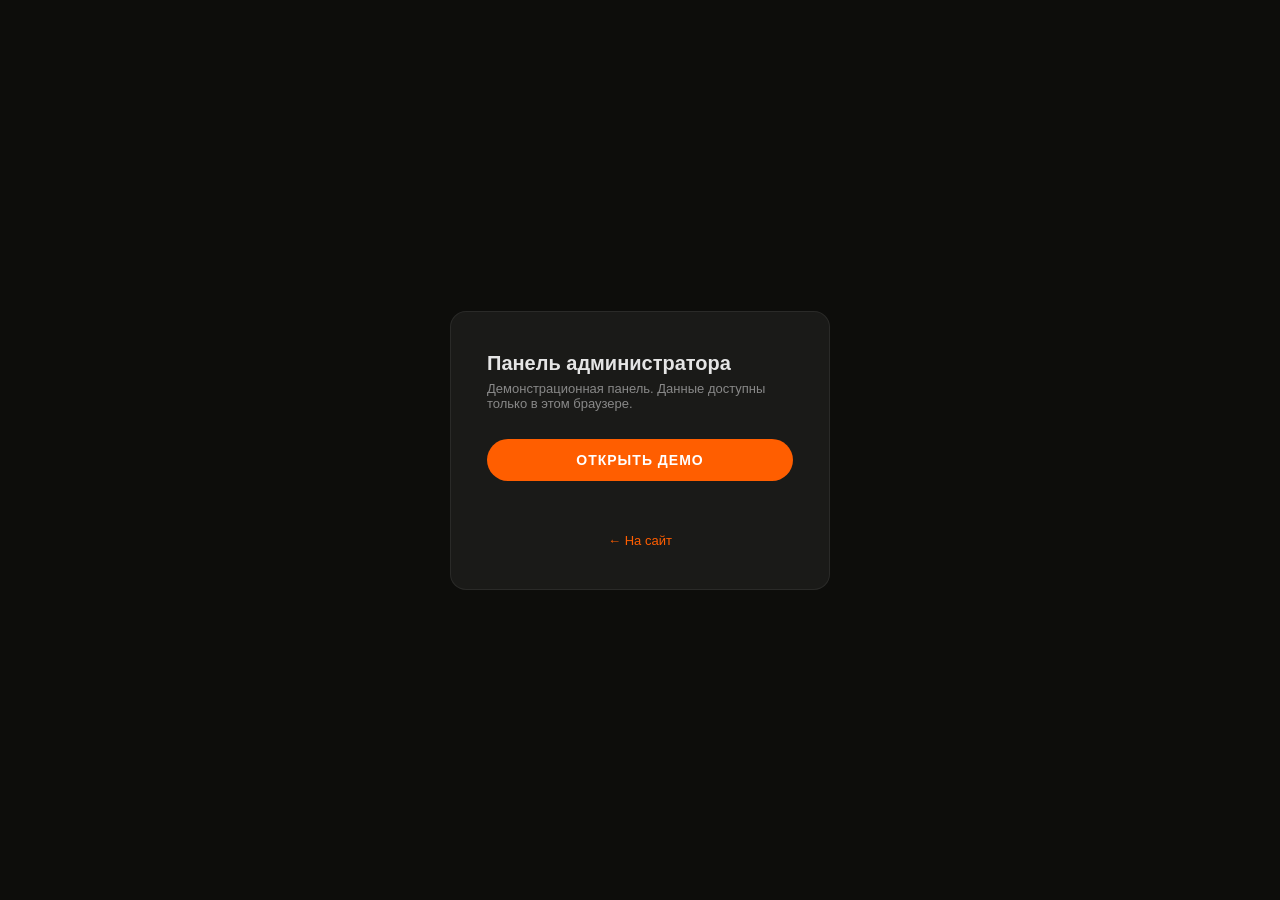
<file: demo/admin.html>
<!DOCTYPE html>
<html lang="ru">
<head>
  <meta charset="UTF-8" />
  <meta name="viewport" content="width=device-width, initial-scale=1.0" />
  <title>Панель администратора — Тренер Андрей</title>
  <link rel="stylesheet" href="css/admin.css">
<meta name="robots" content="noindex"></head>
<body>


  <div class="login-screen" id="loginScreen">
    <div class="login-card">
      <h1>Панель администратора</h1>
      <p>Демонстрационная панель. Данные доступны только в этом браузере.</p>

      <button onclick="adminLogin()">ОТКРЫТЬ ДЕМО</button>
      <div class="login-err" id="loginErr"></div>
      <div style="margin-top:20px;text-align:center">
        <a href="index.html" style="color:#ff5e00;font-size:13px;text-decoration:none">← На сайт</a>
      </div>
    </div>
  </div>


  <div class="admin-panel" id="adminPanel">

    <header class="admin-header">
      <div class="admin-header-left">
        <div class="admin-logo">ТРЕНЕР <span>АНДРЕЙ</span></div>
        <span class="admin-badge">ADMIN</span>
      </div>
      <div style="display:flex;gap:10px;align-items:center">
        <button class="btn-refresh" onclick="refreshCurrent()">↻ Обновить</button>
        <a href="index.html" style="color:#ff5e00;font-size:13px;text-decoration:none;padding:7px 16px;border:1px solid rgba(255,94,0,0.3);border-radius:50px;">← Сайт</a>
        <button class="btn-logout-admin" onclick="adminLogout()">Выйти</button>
      </div>
    </header>


    <nav class="admin-tabs">
      <div class="admin-tab active" data-tab="dashboard">Дашборд</div>
      <div class="admin-tab" data-tab="applications">Заявки <span class="tab-badge" id="appsBadge" style="display:none">0</span></div>
      <div class="admin-tab" data-tab="clients">Клиенты</div>
      <div class="admin-tab" data-tab="programs">Программы</div>
      <div class="admin-tab" data-tab="progress">Прогресс</div>
    </nav>

    <main class="admin-main">


      <div class="tab-content active" id="tab-dashboard">

        <div class="stats-row">
          <div class="stat-card"><div class="num" id="statUsers">—</div><div class="lbl">Пользователей</div></div>
          <div class="stat-card"><div class="num" id="statApps">—</div><div class="lbl">Заявок</div></div>
          <div class="stat-card"><div class="num" id="statAppsNew">—</div><div class="lbl">Новых заявок</div></div>
          <div class="stat-card"><div class="num" id="statProgress">—</div><div class="lbl">Записей прогресса</div></div>
          <div class="stat-card"><div class="num" id="statToday">—</div><div class="lbl">Регистраций сегодня</div></div>
        </div>


        <div class="admin-section">
          <div class="admin-section-header">
            <div class="admin-section-title">Последние заявки</div>
            <button class="btn-sm btn-sm-blue" onclick="switchTab('applications')">Все заявки →</button>
          </div>
          <div class="admin-table-wrap">
            <table>
              <thead><tr><th>#</th><th>Имя</th><th>Телефон</th><th>Цель</th><th>Дата</th><th>Статус</th></tr></thead>
              <tbody id="recentAppsTable"><tr class="empty-row"><td colspan="6">Загрузка...</td></tr></tbody>
            </table>
          </div>
        </div>


        <div class="admin-section">
          <div class="admin-section-header">
            <div class="admin-section-title">Новые пользователи</div>
            <button class="btn-sm btn-sm-blue" onclick="switchTab('clients')">Все клиенты →</button>
          </div>
          <div class="admin-table-wrap">
            <table>
              <thead><tr><th>#</th><th>Имя</th><th>Email</th><th>Дата регистрации</th></tr></thead>
              <tbody id="recentUsersTable"><tr class="empty-row"><td colspan="4">Загрузка...</td></tr></tbody>
            </table>
          </div>
        </div>

      </div>


      <div class="tab-content" id="tab-applications">

        <div class="admin-section-header" style="margin-bottom:16px">
          <div class="admin-section-title">
            Заявки с сайта <span class="count" id="appsCount">0</span>
          </div>
        </div>

        <div class="filter-row" id="appsFilter">
          <button class="filter-btn active" data-status="all">Все</button>
          <button class="filter-btn" data-status="new">Новые</button>
          <button class="filter-btn" data-status="processing">В работе</button>
          <button class="filter-btn" data-status="done">Закрыты</button>
          <button class="filter-btn" data-status="rejected">Отклонены</button>
        </div>

        <div class="admin-table-wrap">
          <table>
            <thead>
              <tr>
                <th>#</th>
                <th>Имя</th>
                <th>Телефон</th>
                <th>Email</th>
                <th>Цель</th>
                <th>Дата</th>
                <th>Статус</th>
                <th>Действия</th>
              </tr>
            </thead>
            <tbody id="applicationsTable">
              <tr class="empty-row"><td colspan="8">Загрузка...</td></tr>
            </tbody>
          </table>
        </div>

      </div>


      <div class="tab-content" id="tab-clients">

        <div class="admin-section-header" style="margin-bottom:16px">
          <div class="admin-section-title">
            Зарегистрированные клиенты <span class="count" id="clientsCount">0</span>
          </div>
        </div>

        <div class="admin-table-wrap">
          <table>
            <thead>
              <tr>
                <th>#</th>
                <th>Имя</th>
                <th>Email</th>
                <th>Дата регистрации</th>
                <th>Прогресс (записей)</th>
                <th>Программа</th>
                <th>Питание</th>
                <th>Действия</th>
              </tr>
            </thead>
            <tbody id="clientsTable">
              <tr class="empty-row"><td colspan="8">Загрузка...</td></tr>
            </tbody>
          </table>
        </div>

      </div>


      <div class="tab-content" id="tab-programs">


        <div class="admin-section">
          <div class="admin-section-header">
            <div class="admin-section-title">Назначить программу тренировок</div>
          </div>
          <div class="program-editor">
            <h3 id="programEditorTitle">Выберите клиента</h3>
            <div class="form-row">
              <div class="form-group">
                <label>Клиент</label>
                <select id="programUserId" onchange="loadProgramForUser()">
                  <option value="">— Выберите клиента —</option>
                </select>
              </div>
              <div class="form-group">
                <label>Название программы</label>
                <input type="text" id="programName" placeholder="Например: Силовая 3x неделю" />
              </div>
            </div>

            <div class="exercises-wrap">
              <label>Упражнения (день / упражнение / подх.×повт.)</label>
              <div id="exercisesList"></div>
              <button class="btn-add-ex" onclick="addExerciseRow()">+ Добавить упражнение</button>
            </div>

            <div style="display:flex;gap:12px;align-items:center;flex-wrap:wrap;margin-top:8px">
              <button class="btn-primary" onclick="saveProgramForm()">Сохранить программу</button>
              <button class="btn-sm btn-sm-red" onclick="deleteProgramForUser()">Удалить программу</button>
              <button class="btn-sm btn-sm-gray" onclick="loadProgramForUser()">Загрузить текущую</button>
            </div>
          </div>
        </div>


        <div class="nutrition-editor">
          <h3>Назначить план питания</h3>
          <div class="form-row">
            <div class="form-group">
              <label>Клиент</label>
              <select id="nutritionUserId" onchange="loadNutritionForUser()">
                <option value="">— Выберите клиента —</option>
              </select>
            </div>
          </div>
          <div class="macros-row">
            <div class="form-group">
              <label>Калории (ккал)</label>
              <input type="number" id="nutCalories" placeholder="2200" />
            </div>
            <div class="form-group">
              <label>Белки (г)</label>
              <input type="number" id="nutProtein" placeholder="160" />
            </div>
            <div class="form-group">
              <label>Жиры (г)</label>
              <input type="number" id="nutFat" placeholder="70" />
            </div>
            <div class="form-group">
              <label>Углеводы (г)</label>
              <input type="number" id="nutCarbs" placeholder="220" />
            </div>
          </div>
          <div class="form-group" style="margin-bottom:16px">
            <label>Заметки тренера</label>
            <textarea id="nutNotes" placeholder="Рекомендации по питанию, режим, продукты..."></textarea>
          </div>
          <div style="display:flex;gap:12px;flex-wrap:wrap">
            <button class="btn-primary" onclick="saveNutritionForm()">Сохранить план питания</button>
            <button class="btn-sm btn-sm-gray" onclick="loadNutritionForUser()">Загрузить текущий</button>
            <button class="btn-sm btn-sm-red" onclick="deleteNutritionForm()">Удалить план</button>
          </div>
        </div>

      </div>


      <div class="tab-content" id="tab-progress">

        <div class="admin-section-header" style="margin-bottom:16px">
          <div class="admin-section-title">
            Прогресс клиентов <span class="count" id="progressCount">0</span>
          </div>
          <div style="display:flex;gap:8px;align-items:center">
            <select id="progressFilterUser" style="padding:7px 12px;background:rgba(255,255,255,0.05);border:1px solid rgba(255,255,255,0.1);border-radius:8px;color:#fff;font-size:13px;outline:none;" onchange="renderProgressTable()">
              <option value="">Все клиенты</option>
            </select>
          </div>
        </div>

        <div class="admin-table-wrap">
          <table>
            <thead>
              <tr>
                <th>#</th>
                <th>Клиент</th>
                <th>Дата</th>
                <th>Вес (кг)</th>
                <th>Грудь (см)</th>
                <th>Талия (см)</th>
                <th>Бёдра (см)</th>
                <th></th>
              </tr>
            </thead>
            <tbody id="progressTable">
              <tr class="empty-row"><td colspan="8">Загрузка...</td></tr>
            </tbody>
          </table>
        </div>

      </div>

    </main>
  </div>


  <div class="toast" id="toast"></div>

  <script src="js/db.js"></script>
  <script src="js/admin.js"></script>
</body>
</html>
</file>
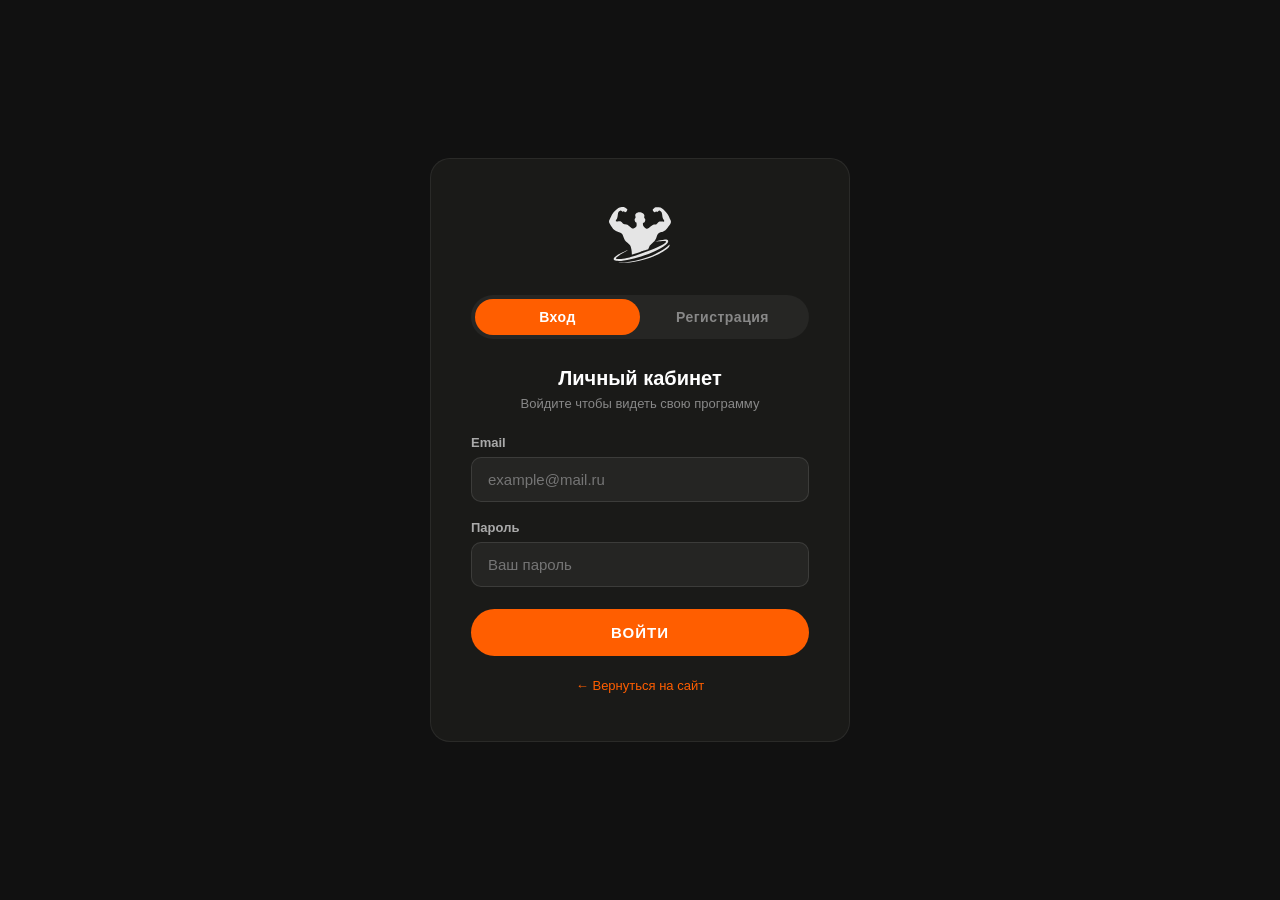
<file: demo/cabinet.html>
<!DOCTYPE html>
<html lang="ru">
<head>
  <meta charset="UTF-8" />
  <meta name="viewport" content="width=device-width, initial-scale=1.0" />
  <title>Личный кабинет — Тренер Андрей Шарипкулов</title>
  <link rel="stylesheet" href="css/cabinet.css">
<meta name="robots" content="noindex"></head>
<body>

  <header class="cab-header">
    <a href="index.html" class="cab-header-logo">
      <img src="img/logo.svg" alt="Логотип" onerror="this.style.display='none'" />
      <span>ТРЕНЕР АНДРЕЙ</span>
    </a>
    <div class="cab-header-right">
      <span class="cab-user-name">Привет, <span id="userName">—</span></span>
      <a href="index.html" class="btn-back">← На сайт</a>
      <button class="btn-logout" id="logoutBtn">Выйти</button>
    </div>
  </header>

  <main class="cab-main">
    <h1 class="cab-title">Личный <span>кабинет</span></h1>

    <div class="cab-grid">


      <div class="cab-card">
        <div class="cab-card-title">Следующая тренировка</div>
        <div class="next-workout">
          <div class="next-workout-date">
            <div class="day" id="nextDay">—</div>
            <div class="month" id="nextMonth">—</div>
          </div>
          <div class="next-workout-info">
            <div class="workout-badge" id="nextType">ПРОГРАММА</div>
            <h3 id="nextName">Загрузка...</h3>
            <p id="nextDesc">Определяем ваш следующий день тренировок</p>
          </div>
        </div>
      </div>


      <div class="cab-card">
        <div class="cab-card-title">Питание на сегодня</div>
        <div id="nutritionBlock">
          <div class="nutrition-empty">
            Сначала рассчитайте норму в <a href="index.html#calculator">Калькуляторе КБЖУ</a>
          </div>
        </div>
      </div>


      <div class="cab-card">
        <div class="cab-card-title">Мой прогресс</div>
        <div class="progress-form">
          <div class="progress-field">
            <label>Вес сегодня (кг)</label>
            <input type="number" id="inputWeight" placeholder="75" step="0.1" min="30" max="250" />
          </div>
          <div class="progress-field">
            <label>Объём груди (см)</label>
            <input type="number" id="inputChest" placeholder="100" min="50" max="200" />
          </div>
          <div class="progress-field">
            <label>Объём талии (см)</label>
            <input type="number" id="inputWaist" placeholder="80" min="40" max="200" />
          </div>
          <div class="progress-field">
            <label>Объём бёдер (см)</label>
            <input type="number" id="inputHips" placeholder="90" min="50" max="200" />
          </div>
        </div>
        <button class="btn-save-progress" id="saveProgressBtn">СОХРАНИТЬ</button>
        <span class="progress-saved" id="progressSaved">✓ Сохранено!</span>
        <div class="progress-chart-wrap">
          <div class="progress-chart-title">Динамика веса</div>
          <div class="progress-chart">
            <canvas id="weightChart"></canvas>
            <div class="chart-empty" id="chartEmpty">Нет данных — добавьте первую запись</div>
          </div>
        </div>
      </div>


      <div class="cab-card">
        <div class="cab-card-title">Программа на неделю</div>
        <table class="workout-table">
          <thead>
            <tr>
              <th>День</th>
              <th>Упражнение</th>
              <th>Подх. × Повт.</th>
            </tr>
          </thead>
          <tbody id="workoutTableBody">
          </tbody>
        </table>
      </div>

    </div>
  </main>

  <script src="js/db.js"></script>
  <script src="js/cabinet.js"></script>
</body>
</html>
</file>
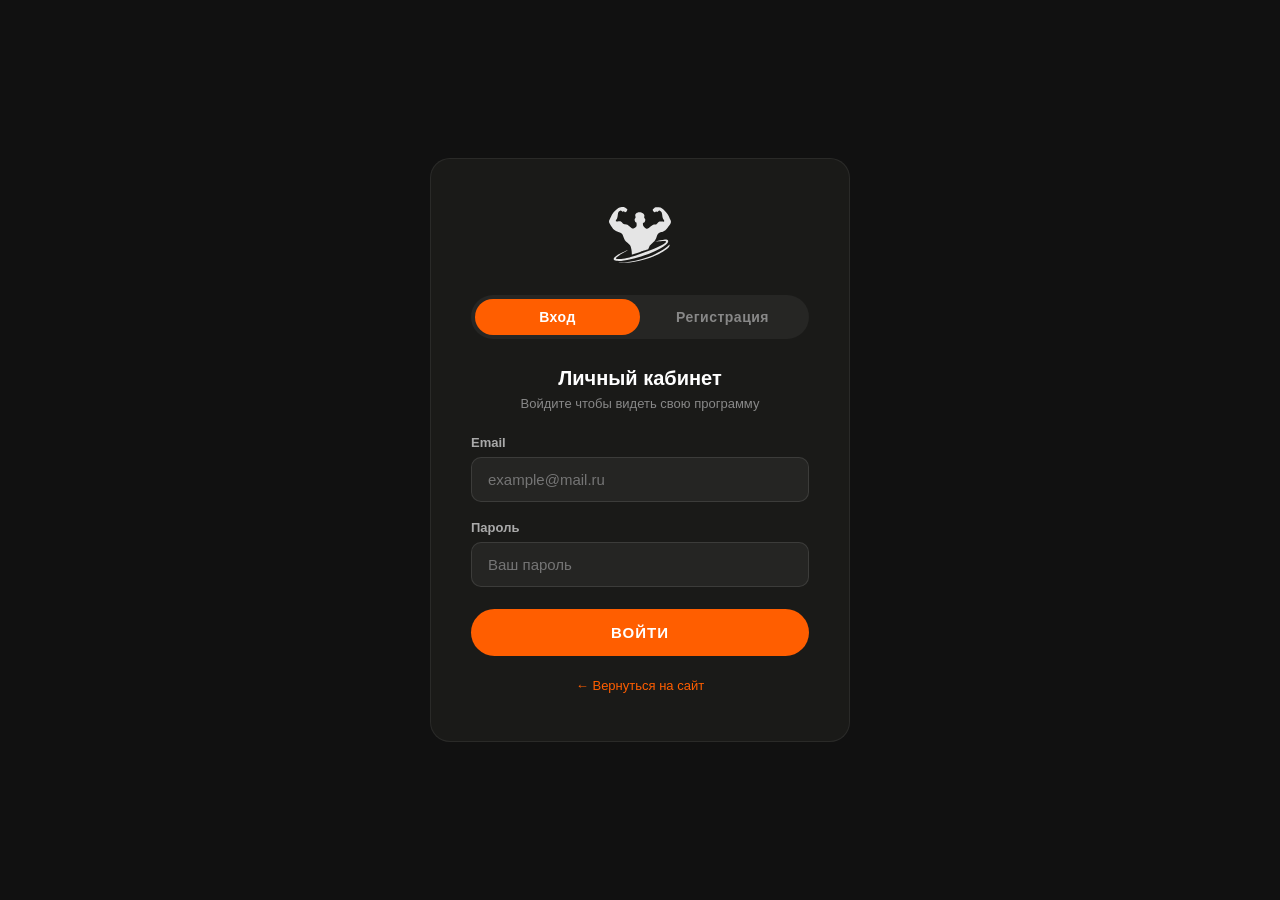
<file: demo/login.html>
<!DOCTYPE html>
<html lang="ru">
<head>
  <meta charset="UTF-8" />
  <meta name="viewport" content="width=device-width, initial-scale=1.0" />
  <title>Вход — Тренер Андрей Шарипкулов</title>
  <link rel="stylesheet" href="css/login.css">
<meta name="robots" content="noindex"></head>
<body>
  <div class="auth-card">
    <div class="auth-logo">
      <img src="img/logo.svg" alt="Логотип" onerror="this.style.display='none'" />
    </div>

    <div class="auth-tabs">
      <div class="auth-tab active" data-tab="login">Вход</div>
      <div class="auth-tab" data-tab="register">Регистрация</div>
    </div>


    <div class="auth-panel active" id="panel-login">
      <h1 class="auth-title">Личный кабинет</h1>
      <p class="auth-subtitle">Войдите чтобы видеть свою программу</p>
      <form id="loginForm" novalidate>
        <div class="form-group">
          <label for="loginEmail">Email</label>
          <input type="email" id="loginEmail" placeholder="example@mail.ru" autocomplete="email" />
          <div class="form-error" id="loginEmailError">Введите корректный email</div>
        </div>
        <div class="form-group">
          <label for="loginPassword">Пароль</label>
          <input type="password" id="loginPassword" placeholder="Ваш пароль" autocomplete="current-password" />
          <div class="form-error" id="loginPasswordError">Минимум 6 символов</div>
        </div>
        <button type="submit" class="btn-submit">Войти</button>
        <div class="success-msg" id="loginSuccess">✓ Вход выполнен! Перенаправление...</div>
      </form>
    </div>


    <div class="auth-panel" id="panel-register">
      <h1 class="auth-title">Создать аккаунт</h1>
      <p class="auth-subtitle">Получите доступ к личному кабинету</p>
      <form id="registerForm" novalidate>
        <div class="form-group">
          <label for="regName">Имя</label>
          <input type="text" id="regName" placeholder="Ваше имя" autocomplete="name" />
          <div class="form-error" id="regNameError">Введите имя</div>
        </div>
        <div class="form-group">
          <label for="regEmail">Email</label>
          <input type="email" id="regEmail" placeholder="example@mail.ru" autocomplete="email" />
          <div class="form-error" id="regEmailError">Введите корректный email</div>
        </div>
        <div class="form-group">
          <label for="regPassword">Пароль</label>
          <input type="password" id="regPassword" placeholder="Минимум 6 символов" autocomplete="new-password" />
          <div class="form-error" id="regPasswordError">Минимум 6 символов</div>
        </div>
        <div class="form-group">
          <label for="regPassword2">Повторите пароль</label>
          <input type="password" id="regPassword2" placeholder="Повторите пароль" autocomplete="new-password" />
          <div class="form-error" id="regPassword2Error">Пароли не совпадают</div>
        </div>
        <button type="submit" class="btn-submit">Зарегистрироваться</button>
        <div class="success-msg" id="registerSuccess">✓ Аккаунт создан! Выполняем вход...</div>
      </form>
    </div>

    <div class="auth-footer">
      <a href="index.html">← Вернуться на сайт</a>
    </div>
  </div>

  <script src="js/db.js"></script>
  <script src="js/login.js"></script>
</body>
</html>
</file>
<file: demo/css/admin.css>
*, *::before, *::after { box-sizing: border-box; margin: 0; padding: 0; }
    body { background: #0d0d0b; color: #e5e5e5; font-family: 'Segoe UI', Arial, sans-serif; min-height: 100vh; }

    /* ── Вход ── */
    .login-screen { display: flex; align-items: center; justify-content: center; min-height: 100vh; padding: 20px; }
    .login-card {
      background: #1a1a18; border: 1px solid rgba(255,255,255,0.07);
      border-radius: 16px; padding: 40px 36px; width: 100%; max-width: 380px;
    }
    .login-card h1 { font-size: 20px; font-weight: 800; margin-bottom: 6px; }
    .login-card p  { font-size: 13px; color: #888; margin-bottom: 28px; }
    .login-card input {
      width: 100%; padding: 12px 16px; background: rgba(255,255,255,0.05);
      border: 1px solid rgba(255,255,255,0.1); border-radius: 10px;
      color: #fff; font-size: 15px; outline: none; transition: border-color 0.2s; margin-bottom: 16px;
    }
    .login-card input:focus { border-color: #ff5e00; }
    .login-card input.err  { border-color: #ff4444; }
    .login-card button {
      width: 100%; padding: 13px; background: #ff5e00; color: #fff; border: none;
      border-radius: 50px; font-size: 14px; font-weight: 700; letter-spacing: 1px;
      text-transform: uppercase; cursor: pointer; transition: background 0.2s;
    }
    .login-card button:hover { background: #e05500; }
    .login-err { font-size: 13px; color: #ff4444; margin-top: 12px; text-align: center; min-height: 18px; }

    /* ── Панель ── */
    .admin-panel { display: none; }
    .admin-header {
      background: #1a1a18; border-bottom: 2px solid #ff5e00;
      padding: 14px 28px; display: flex; align-items: center;
      justify-content: space-between; flex-wrap: wrap; gap: 12px; position: sticky; top: 0; z-index: 100;
    }
    .admin-header-left { display: flex; align-items: center; gap: 14px; }
    .admin-logo { font-size: 16px; font-weight: 800; letter-spacing: 1px; }
    .admin-logo span { color: #ff5e00; }
    .admin-badge {
      background: rgba(255,94,0,0.15); color: #ff5e00; font-size: 11px;
      font-weight: 700; letter-spacing: 1px; padding: 3px 10px; border-radius: 50px;
    }
    .btn-logout-admin {
      background: transparent; border: 1px solid rgba(255,255,255,0.15);
      color: #888; padding: 7px 16px; border-radius: 50px; font-size: 13px;
      cursor: pointer; transition: border-color 0.2s, color 0.2s;
    }
    .btn-logout-admin:hover { border-color: #ff4444; color: #ff4444; }

    /* ── Табы навигации ── */
    .admin-tabs {
      display: flex; gap: 4px; padding: 0 28px;
      background: #141412; border-bottom: 1px solid rgba(255,255,255,0.06);
      overflow-x: auto;
    }
    .admin-tab {
      padding: 14px 20px; font-size: 13px; font-weight: 700; letter-spacing: 0.5px;
      color: #666; cursor: pointer; border-bottom: 2px solid transparent;
      transition: color 0.2s, border-color 0.2s; white-space: nowrap;
    }
    .admin-tab:hover { color: #aaa; }
    .admin-tab.active { color: #ff5e00; border-bottom-color: #ff5e00; }
    .admin-tab .tab-badge {
      background: #ff5e00; color: #fff; font-size: 10px; font-weight: 700;
      padding: 1px 6px; border-radius: 50px; margin-left: 6px;
    }

    .admin-main { max-width: 1300px; margin: 0 auto; padding: 32px 24px 60px; }

    /* ── Контент табов ── */
    .tab-content { display: none; }
    .tab-content.active { display: block; }

    /* ── Статистика ── */
    .stats-row {
      display: grid; grid-template-columns: repeat(5, 1fr); gap: 16px; margin-bottom: 32px;
    }
    .stat-card {
      background: #1a1a18; border: 1px solid rgba(255,255,255,0.07);
      border-radius: 14px; padding: 22px 20px;
    }
    .stat-card .num { font-size: 32px; font-weight: 800; color: #ff5e00; line-height: 1; }
    .stat-card .lbl { font-size: 13px; color: #888; margin-top: 6px; }

    /* ── Секции ── */
    .admin-section { margin-bottom: 36px; }
    .admin-section-header {
      display: flex; align-items: center; justify-content: space-between; margin-bottom: 16px; flex-wrap: wrap; gap: 10px;
    }
    .admin-section-title {
      font-size: 13px; font-weight: 700; letter-spacing: 1.5px; color: #ff5e00;
      text-transform: uppercase; display: flex; align-items: center; gap: 10px;
    }
    .admin-section-title .count {
      background: rgba(255,94,0,0.15); color: #ff5e00; font-size: 11px; padding: 2px 8px; border-radius: 50px;
    }

    /* ── Таблица ── */
    .admin-table-wrap { overflow-x: auto; border-radius: 12px; }
    table { width: 100%; border-collapse: collapse; font-size: 14px; background: #1a1a18; border-radius: 12px; overflow: hidden; }
    thead tr { background: rgba(255,255,255,0.04); }
    th {
      text-align: left; padding: 12px 16px; font-size: 11px; font-weight: 700;
      color: #888; letter-spacing: 0.5px; text-transform: uppercase;
      border-bottom: 1px solid rgba(255,255,255,0.06);
    }
    td { padding: 11px 16px; border-bottom: 1px solid rgba(255,255,255,0.04); vertical-align: middle; }
    tr:last-child td { border-bottom: none; }
    tr:hover td { background: rgba(255,255,255,0.02); }
    .tag { display: inline-block; padding: 2px 10px; border-radius: 50px; font-size: 11px; font-weight: 700; letter-spacing: 0.5px; }
    .tag-orange  { background: rgba(255,94,0,0.15); color: #ff5e00; }
    .tag-gray    { background: rgba(255,255,255,0.07); color: #888; }
    .tag-green   { background: rgba(50,200,100,0.15); color: #4ec95f; }
    .tag-blue    { background: rgba(50,120,255,0.15); color: #5b9ff5; }
    .tag-red     { background: rgba(255,50,50,0.15); color: #ff5b5b; }
    .empty-row td { text-align: center; color: #555; padding: 28px; font-style: italic; }

    /* ── Кнопки ── */
    .btn-refresh {
      background: rgba(255,94,0,0.12); border: 1px solid rgba(255,94,0,0.3);
      color: #ff5e00; padding: 7px 16px; border-radius: 50px; font-size: 13px;
      font-weight: 600; cursor: pointer; transition: background 0.2s;
    }
    .btn-refresh:hover { background: rgba(255,94,0,0.2); }
    .btn-sm {
      padding: 4px 12px; border-radius: 50px; font-size: 12px; font-weight: 600;
      cursor: pointer; border: 1px solid; transition: background 0.2s;
    }
    .btn-sm-red   { background: transparent; border-color: rgba(255,80,80,0.4); color: #ff5b5b; }
    .btn-sm-red:hover { background: rgba(255,80,80,0.1); }
    .btn-sm-green { background: transparent; border-color: rgba(50,200,100,0.4); color: #4ec95f; }
    .btn-sm-green:hover { background: rgba(50,200,100,0.1); }
    .btn-sm-blue  { background: transparent; border-color: rgba(90,160,255,0.4); color: #5b9ff5; }
    .btn-sm-blue:hover { background: rgba(90,160,255,0.1); }
    .btn-sm-gray  { background: transparent; border-color: rgba(255,255,255,0.15); color: #888; }
    .btn-sm-gray:hover  { background: rgba(255,255,255,0.05); }
    .btn-primary {
      background: #ff5e00; color: #fff; border: none; border-radius: 50px;
      padding: 10px 24px; font-size: 13px; font-weight: 700; letter-spacing: 0.5px; cursor: pointer;
      transition: background 0.2s;
    }
    .btn-primary:hover { background: #e05500; }

    /* ── Фильтр заявок ── */
    .filter-row { display: flex; gap: 8px; flex-wrap: wrap; margin-bottom: 16px; }
    .filter-btn {
      padding: 6px 16px; border-radius: 50px; font-size: 12px; font-weight: 600;
      cursor: pointer; border: 1px solid rgba(255,255,255,0.12); color: #888;
      background: transparent; transition: all 0.2s;
    }
    .filter-btn.active { background: rgba(255,94,0,0.15); border-color: rgba(255,94,0,0.4); color: #ff5e00; }
    .filter-btn:hover:not(.active) { border-color: rgba(255,255,255,0.25); color: #ccc; }

    /* ── Форма программы ── */
    .program-editor {
      background: #1a1a18; border: 1px solid rgba(255,255,255,0.07);
      border-radius: 14px; padding: 28px;
    }
    .program-editor h3 { font-size: 15px; font-weight: 700; margin-bottom: 20px; color: #ff5e00; }
    .form-row { display: grid; grid-template-columns: 1fr 1fr; gap: 16px; margin-bottom: 16px; }
    .form-group label { display: block; font-size: 12px; color: #888; margin-bottom: 6px; }
    .form-group input, .form-group select, .form-group textarea {
      width: 100%; padding: 10px 14px; background: rgba(255,255,255,0.05);
      border: 1px solid rgba(255,255,255,0.1); border-radius: 8px; color: #fff;
      font-size: 14px; outline: none; transition: border-color 0.2s; font-family: inherit;
    }
    .form-group textarea { resize: vertical; min-height: 80px; }
    .form-group input:focus, .form-group select:focus, .form-group textarea:focus { border-color: #ff5e00; }
    .form-group select option { background: #1a1a18; }

    /* ── Упражнения в редакторе программы ── */
    .exercises-wrap { margin: 20px 0; }
    .exercises-wrap label { display: block; font-size: 12px; color: #888; margin-bottom: 10px; }
    .exercise-row {
      display: grid; grid-template-columns: 100px 1fr 100px 30px; gap: 8px;
      align-items: center; margin-bottom: 8px;
    }
    .exercise-row input { padding: 8px 10px; font-size: 13px; }
    .btn-rm-ex {
      background: transparent; border: 1px solid rgba(255,80,80,0.3); color: #ff5b5b;
      border-radius: 50px; width: 28px; height: 28px; cursor: pointer; font-size: 16px;
      display: flex; align-items: center; justify-content: center; transition: background 0.2s;
    }
    .btn-rm-ex:hover { background: rgba(255,80,80,0.1); }
    .btn-add-ex {
      background: transparent; border: 1px dashed rgba(255,94,0,0.4); color: #ff5e00;
      border-radius: 8px; padding: 8px; font-size: 13px; cursor: pointer; width: 100%;
      transition: background 0.2s; margin-top: 4px;
    }
    .btn-add-ex:hover { background: rgba(255,94,0,0.07); }

    /* ── Форма плана питания ── */
    .nutrition-editor {
      background: #1a1a18; border: 1px solid rgba(255,255,255,0.07);
      border-radius: 14px; padding: 28px; margin-top: 24px;
    }
    .nutrition-editor h3 { font-size: 15px; font-weight: 700; margin-bottom: 20px; color: #ff5e00; }
    .macros-row { display: grid; grid-template-columns: repeat(4, 1fr); gap: 12px; margin-bottom: 16px; }

    /* ── Toast ── */
    .toast {
      position: fixed; bottom: 24px; right: 24px; z-index: 9999;
      background: #1e1e1b; border: 1px solid rgba(255,94,0,0.4); color: #ff5e00;
      padding: 12px 22px; border-radius: 12px; font-size: 14px; font-weight: 600;
      box-shadow: 0 4px 20px rgba(0,0,0,0.4); opacity: 0; pointer-events: none;
      transform: translateY(12px); transition: opacity 0.3s, transform 0.3s;
    }
    .toast.show { opacity: 1; transform: translateY(0); pointer-events: auto; }
    .toast.error { border-color: rgba(255,80,80,0.4); color: #ff5b5b; }

    /* ── Пустое состояние ── */
    .empty-state {
      text-align: center; padding: 48px 24px; color: #555;
    }
    .empty-state .empty-icon { font-size: 40px; margin-bottom: 12px; }
    .empty-state p { font-size: 14px; }

    @media (max-width: 768px) {
      .stats-row { grid-template-columns: repeat(2, 1fr); }
      .admin-header { padding: 12px 16px; }
      .admin-main { padding: 20px 12px 40px; }
      .admin-tabs { padding: 0 12px; }
      .exercise-row { grid-template-columns: 80px 1fr 80px 30px; }
      .macros-row { grid-template-columns: repeat(2, 1fr); }
      .form-row { grid-template-columns: 1fr; }
    }
    @media (max-width: 480px) {
      .stats-row { grid-template-columns: 1fr 1fr; }
    }
</file>
<file: demo/css/cabinet.css>
*, *::before, *::after { box-sizing: border-box; margin: 0; padding: 0; }

    body {
      background: #111;
      color: #fff;
      font-family: 'Segoe UI', Arial, sans-serif;
      min-height: 100vh;
    }

    /* ШАПКА */
    .cab-header {
      background: #1a1a18;
      border-bottom: 2px solid #ff5e00;
      padding: 16px 24px;
      display: flex;
      align-items: center;
      justify-content: space-between;
      gap: 16px;
      flex-wrap: wrap;
    }
    .cab-header-logo {
      display: flex;
      align-items: center;
      gap: 12px;
      text-decoration: none;
    }
    .cab-header-logo img { height: 40px; }
    .cab-header-logo span {
      font-size: 15px;
      font-weight: 700;
      color: #fff;
      letter-spacing: 0.5px;
    }
    .cab-header-right {
      display: flex;
      align-items: center;
      gap: 16px;
    }
    .cab-user-name {
      font-size: 14px;
      color: #aaa;
    }
    .cab-user-name span { color: #ff5e00; font-weight: 700; }
    .btn-logout {
      background: transparent;
      border: 1px solid rgba(255,255,255,0.2);
      color: #aaa;
      padding: 7px 16px;
      border-radius: 50px;
      font-size: 13px;
      cursor: pointer;
      transition: border-color 0.2s, color 0.2s;
    }
    .btn-logout:hover { border-color: #ff4444; color: #ff4444; }
    .btn-back {
      background: transparent;
      border: 1px solid rgba(255,94,0,0.4);
      color: #ff5e00;
      padding: 7px 16px;
      border-radius: 50px;
      font-size: 13px;
      text-decoration: none;
      transition: background 0.2s;
    }
    .btn-back:hover { background: rgba(255,94,0,0.1); }

    /* ОСНОВНОЙ КОНТЕНТ */
    .cab-main {
      max-width: 1200px;
      margin: 0 auto;
      padding: 40px 24px 60px;
    }
    .cab-title {
      font-size: 28px;
      font-weight: 800;
      letter-spacing: 1px;
      margin-bottom: 32px;
    }
    .cab-title span { color: #ff5e00; }

    /* СЕТКА БЛОКОВ */
    .cab-grid {
      display: grid;
      grid-template-columns: 1fr 1fr;
      gap: 24px;
    }
    .cab-card {
      background: #1a1a18;
      border: 1px solid rgba(255,255,255,0.07);
      border-radius: 16px;
      padding: 28px;
    }
    .cab-card.full-width { grid-column: 1 / -1; }
    .cab-card-title {
      font-size: 13px;
      font-weight: 700;
      letter-spacing: 1.5px;
      color: #ff5e00;
      text-transform: uppercase;
      margin-bottom: 20px;
    }

    /* СЛЕДУЮЩАЯ ТРЕНИРОВКА */
    .next-workout {
      display: flex;
      align-items: center;
      gap: 24px;
    }
    .next-workout-date {
      text-align: center;
      background: rgba(255,94,0,0.12);
      border: 1px solid rgba(255,94,0,0.3);
      border-radius: 12px;
      padding: 16px 20px;
      min-width: 80px;
    }
    .next-workout-date .day { font-size: 36px; font-weight: 800; color: #ff5e00; line-height: 1; }
    .next-workout-date .month { font-size: 13px; color: #aaa; margin-top: 4px; }
    .next-workout-info h3 { font-size: 18px; font-weight: 700; margin-bottom: 6px; }
    .next-workout-info p { font-size: 14px; color: #888; line-height: 1.6; }
    .workout-badge {
      display: inline-block;
      background: rgba(255,94,0,0.15);
      color: #ff5e00;
      font-size: 11px;
      font-weight: 700;
      letter-spacing: 1px;
      padding: 3px 10px;
      border-radius: 50px;
      margin-bottom: 8px;
    }

    /* ПРОГРАММА ТРЕНИРОВОК */
    .workout-table {
      width: 100%;
      border-collapse: collapse;
      font-size: 14px;
    }
    .workout-table th {
      text-align: left;
      color: #888;
      font-size: 12px;
      font-weight: 600;
      letter-spacing: 0.5px;
      padding: 8px 12px;
      border-bottom: 1px solid rgba(255,255,255,0.07);
    }
    .workout-table td {
      padding: 10px 12px;
      border-bottom: 1px solid rgba(255,255,255,0.04);
      vertical-align: top;
    }
    .workout-table tr:last-child td { border-bottom: none; }
    .workout-table .day-name {
      font-weight: 700;
      color: #ff5e00;
      white-space: nowrap;
    }
    .workout-table .exercise { color: #ddd; }
    .workout-table .sets { color: #888; white-space: nowrap; }
    .workout-table .rest-day { color: #555; font-style: italic; }

    /* ПИТАНИЕ */
    .nutrition-grid {
      display: grid;
      grid-template-columns: repeat(4, 1fr);
      gap: 12px;
      margin-bottom: 16px;
    }
    .nutrition-card {
      background: rgba(255,255,255,0.04);
      border-radius: 10px;
      padding: 14px;
      text-align: center;
    }
    .nutrition-card .value {
      font-size: 24px;
      font-weight: 800;
      color: #ff5e00;
    }
    .nutrition-card .label {
      font-size: 12px;
      color: #888;
      margin-top: 4px;
    }
    .nutrition-empty {
      font-size: 13px;
      color: #666;
      text-align: center;
      padding: 16px 0;
    }
    .nutrition-empty a {
      color: #ff5e00;
      text-decoration: none;
    }
    .nutrition-empty a:hover { text-decoration: underline; }

    /* ПРОГРЕСС */
    .progress-form {
      display: grid;
      grid-template-columns: 1fr 1fr;
      gap: 12px;
      margin-bottom: 20px;
    }
    .progress-field label {
      display: block;
      font-size: 12px;
      color: #888;
      margin-bottom: 6px;
    }
    .progress-field input {
      width: 100%;
      padding: 10px 14px;
      background: rgba(255,255,255,0.05);
      border: 1px solid rgba(255,255,255,0.1);
      border-radius: 8px;
      color: #fff;
      font-size: 15px;
      font-weight: 700;
      outline: none;
      transition: border-color 0.2s;
    }
    .progress-field input:focus { border-color: #ff5e00; }
    .btn-save-progress {
      background: #ff5e00;
      color: #fff;
      border: none;
      border-radius: 50px;
      padding: 11px 28px;
      font-size: 13px;
      font-weight: 700;
      letter-spacing: 1px;
      cursor: pointer;
      transition: background 0.2s;
    }
    .btn-save-progress:hover { background: #e05500; }
    .progress-saved {
      display: none;
      font-size: 13px;
      color: #ff5e00;
      margin-left: 12px;
    }

    /* ГРАФИК */
    .progress-chart-wrap {
      margin-top: 20px;
    }
    .progress-chart-title {
      font-size: 12px;
      color: #888;
      margin-bottom: 10px;
    }
    .progress-chart {
      width: 100%;
      height: 100px;
      background: rgba(255,255,255,0.03);
      border-radius: 8px;
      overflow: hidden;
      position: relative;
    }
    canvas#weightChart {
      width: 100%;
      height: 100%;
    }
    .chart-empty {
      position: absolute;
      inset: 0;
      display: flex;
      align-items: center;
      justify-content: center;
      font-size: 13px;
      color: #555;
    }

    /* АДАПТИВ */
    @media (max-width: 900px) {
      .cab-grid { grid-template-columns: 1fr; }
      .cab-card.full-width { grid-column: 1; }
      .nutrition-grid { grid-template-columns: repeat(2, 1fr); }
    }
    @media (max-width: 600px) {
      .cab-main { padding: 24px 16px 40px; }
      .cab-title { font-size: 22px; }
      .next-workout { flex-direction: column; align-items: flex-start; gap: 12px; }
      .progress-form { grid-template-columns: 1fr; }
      .cab-header { padding: 12px 16px; }
      .workout-table { font-size: 13px; }
      .workout-table th, .workout-table td { padding: 8px 8px; }
    }
</file>
<file: demo/css/login.css>
*, *::before, *::after { box-sizing: border-box; margin: 0; padding: 0; }

    body {
      background: #111;
      color: #fff;
      font-family: 'Segoe UI', Arial, sans-serif;
      min-height: 100vh;
      display: flex;
      align-items: center;
      justify-content: center;
    }

    .auth-card {
      background: #1a1a18;
      border: 1px solid rgba(255,255,255,0.07);
      border-radius: 20px;
      padding: 48px 40px;
      width: 100%;
      max-width: 420px;
    }

    .auth-logo {
      text-align: center;
      margin-bottom: 28px;
    }
    .auth-logo img { height: 56px; }

    /* Табы */
    .auth-tabs {
      display: flex;
      background: rgba(255,255,255,0.05);
      border-radius: 50px;
      padding: 4px;
      margin-bottom: 28px;
    }
    .auth-tab {
      flex: 1;
      padding: 10px;
      text-align: center;
      font-size: 14px;
      font-weight: 700;
      letter-spacing: 0.5px;
      border-radius: 50px;
      cursor: pointer;
      color: #888;
      transition: background 0.2s, color 0.2s;
      user-select: none;
    }
    .auth-tab.active {
      background: #ff5e00;
      color: #fff;
    }

    .auth-panel { display: none; }
    .auth-panel.active { display: block; }

    .auth-title {
      font-size: 20px;
      font-weight: 800;
      text-align: center;
      margin-bottom: 6px;
    }
    .auth-subtitle {
      font-size: 13px;
      color: #888;
      text-align: center;
      margin-bottom: 24px;
    }

    .form-group { margin-bottom: 18px; }
    .form-group label {
      display: block;
      font-size: 13px;
      color: #aaa;
      margin-bottom: 7px;
      font-weight: 600;
    }
    .form-group input {
      width: 100%;
      padding: 13px 16px;
      background: rgba(255,255,255,0.05);
      border: 1px solid rgba(255,255,255,0.1);
      border-radius: 10px;
      color: #fff;
      font-size: 15px;
      outline: none;
      transition: border-color 0.2s;
    }
    .form-group input:focus { border-color: #ff5e00; }
    .form-group input.error { border-color: #ff4444; }

    .form-error {
      font-size: 12px;
      color: #ff4444;
      margin-top: 5px;
      display: none;
    }
    .form-error.visible { display: block; }

    .btn-submit {
      width: 100%;
      padding: 15px;
      background: #ff5e00;
      color: #fff;
      border: none;
      border-radius: 50px;
      font-size: 15px;
      font-weight: 700;
      letter-spacing: 1px;
      text-transform: uppercase;
      cursor: pointer;
      transition: background 0.2s, transform 0.1s;
      margin-top: 4px;
    }
    .btn-submit:hover { background: #e05500; }
    .btn-submit:active { transform: scale(0.98); }

    .success-msg {
      display: none;
      text-align: center;
      padding: 14px;
      background: rgba(255,94,0,0.1);
      border: 1px solid rgba(255,94,0,0.3);
      border-radius: 10px;
      color: #ff5e00;
      font-size: 14px;
      margin-top: 14px;
    }

    .auth-footer {
      text-align: center;
      margin-top: 22px;
      font-size: 13px;
      color: #666;
    }
    .auth-footer a { color: #ff5e00; text-decoration: none; }
    .auth-footer a:hover { text-decoration: underline; }

    @media (max-width: 480px) {
      .auth-card {
        padding: 32px 20px;
        border-radius: 0;
        border-left: none;
        border-right: none;
        min-height: 100vh;
        display: flex;
        flex-direction: column;
        justify-content: center;
      }
    }
</file>
